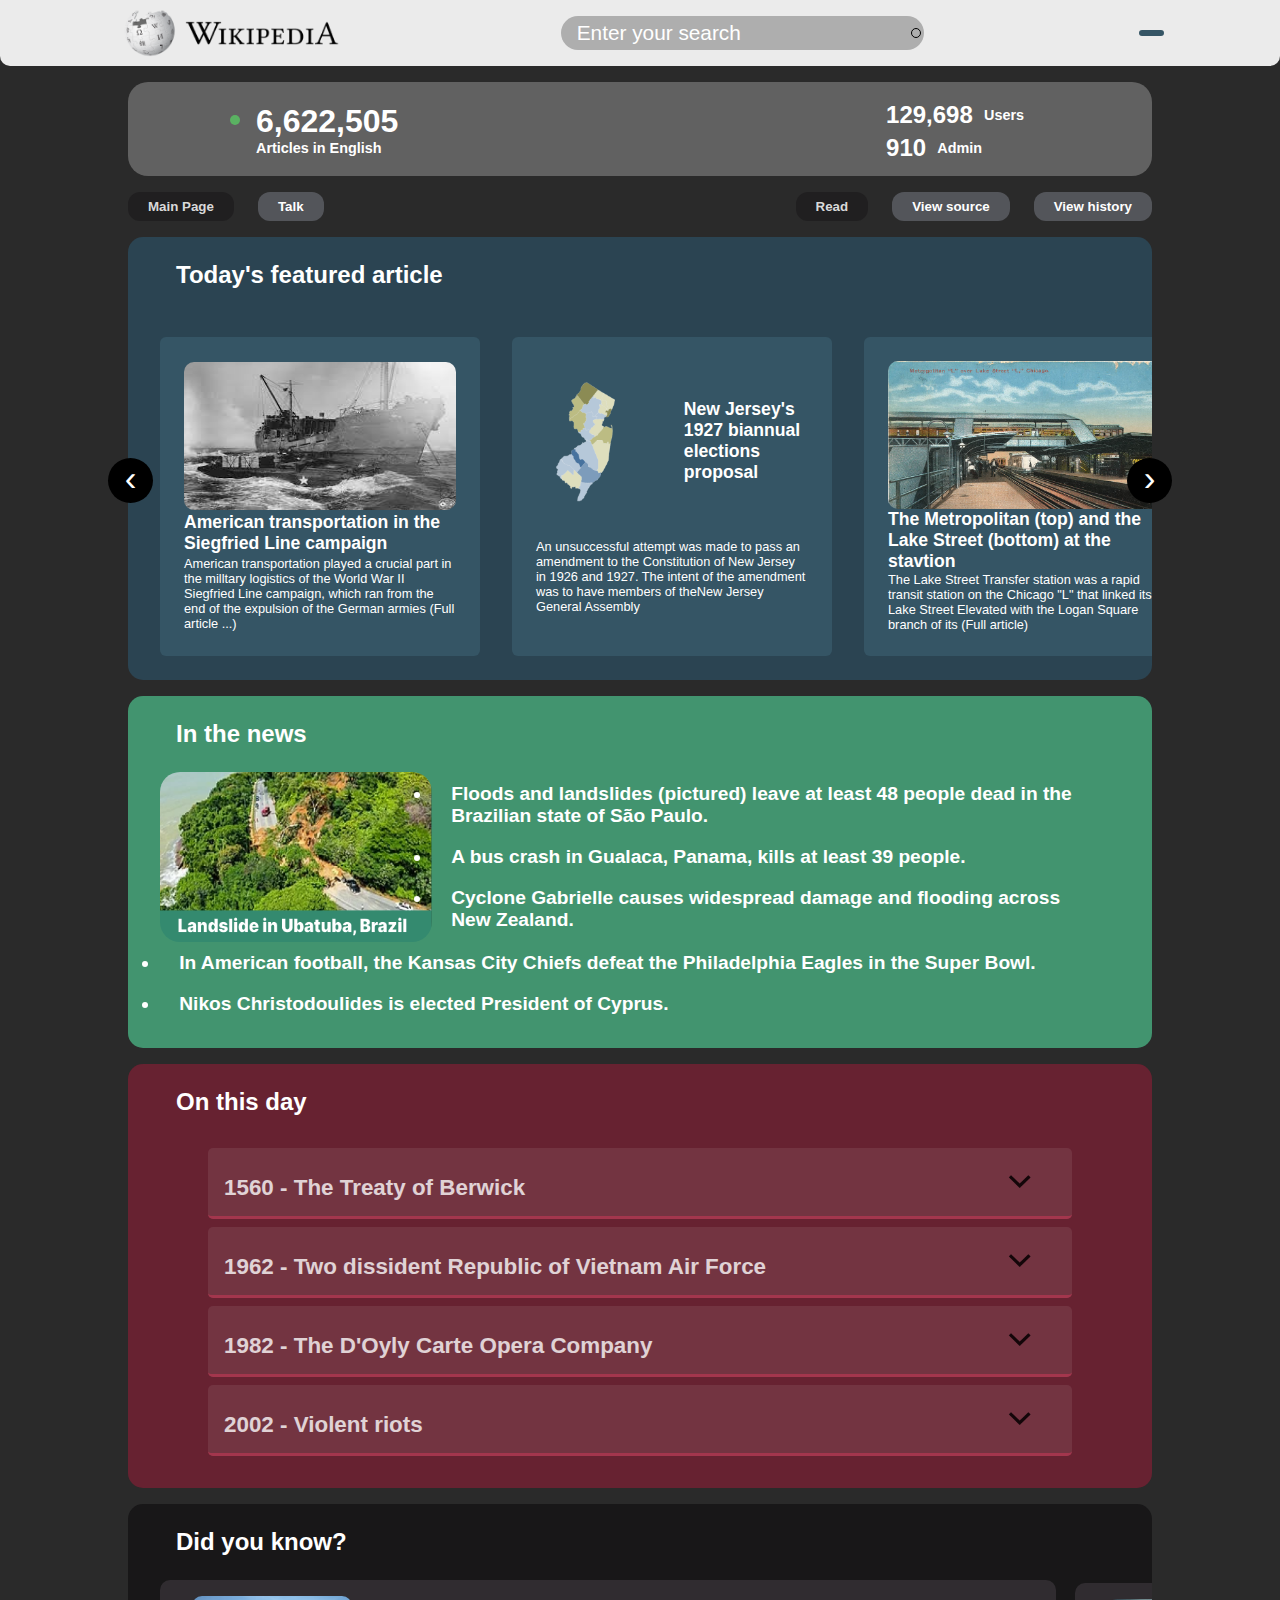
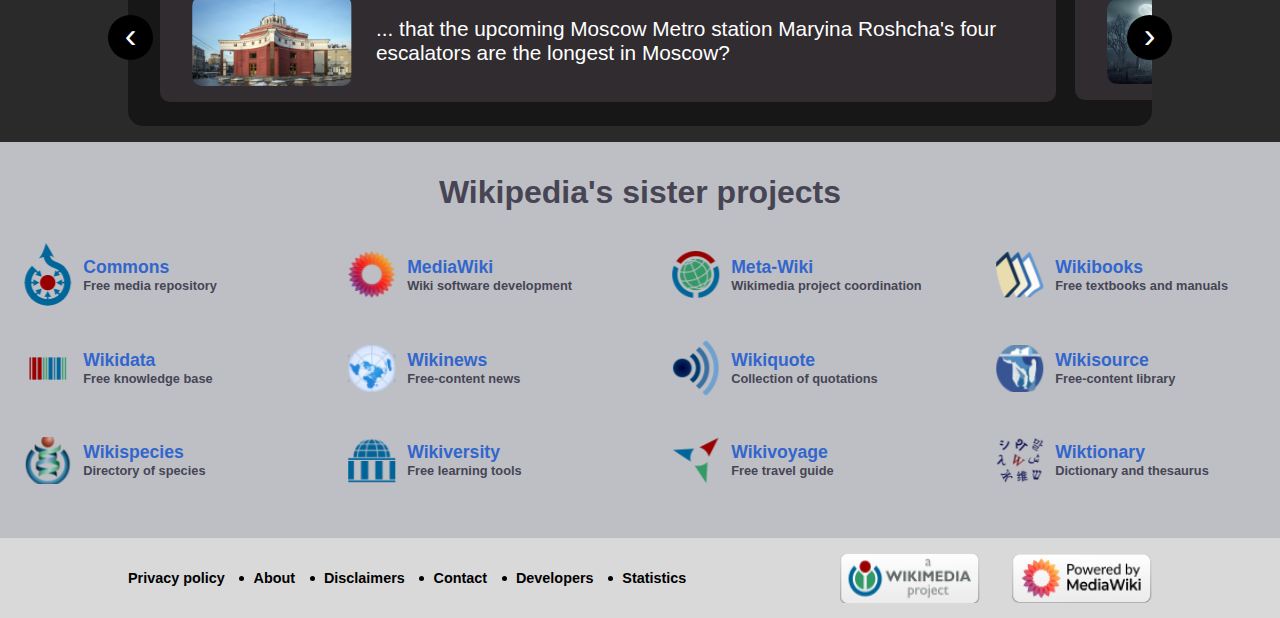
<file: public/index.html>
<!DOCTYPE html>
<html lang="en">
<head>
  <meta charset="UTF-8">
  <meta http-equiv="X-UA-Compatible" content="IE=edge">
  <meta name="viewport" content="width=device-width, initial-scale=1.0">
  <title>Wikipedia, the free encyclopedia</title>
  <link rel="stylesheet" href="https://cdnjs.cloudflare.com/ajax/libs/font-awesome/6.4.0/css/all.min.css" integrity="sha512-iecdLmaskl7CVkqkXNQ/ZH/XLlvWZOJyj7Yy7tcenmpD1ypASozpmT/E0iPtmFIB46ZmdtAc9eNBvH0H/ZpiBw==" crossorigin="anonymous" referrerpolicy="no-referrer" />
  <link rel="apple-touch-icon" sizes="180x180" href="/apple-touch-icon.png">
  <link rel="icon" type="image/png" sizes="32x32" href="/favicon-32x32.png">
  <link rel="icon" type="image/png" sizes="16x16" href="/favicon-16x16.png">
  <link rel="manifest" href="/site.webmanifest">
  <link rel="stylesheet" href="style.css">
  <script type="module" src="script.js" defer></script>
</head>
<body>
  <header>
    <nav class="mainNav">
      <img class="mainIcon" src="images/wiki_Icon.png" alt="" srcset="">
      <div class="searchBar">
        <input class="inputBox" type="text" placeholder="Enter your search">
        <button><i class="fa-solid fa-magnifying-glass"></i></button>
      </div>
      <button class="userIcon"><i class="fa-regular fa-user"></i></button>
      <div class="userInformations">
        <img src="images/userInfo.png" alt="" srcset="">
        <div class="Contact">
          <h3 class="userContact">Name: </h3>
            <p class="name"></p>
          <h3 class="userContact">Email: </h3>
            <p class="email"></p>
          <!-- <h3 class="userContact">Phone: </h3>
            <p class="phone">098-765-4321</p> -->
          <!-- <h3 class="userContact">Address: </h3>
            <p class="address">122 Definitely Fake Address</p> -->
        </div>
        <div class="logBtns">
          <a  href="logInPage.html"><div class="btn logIn">LOG IN</div></a>
          <a  href="signUpPage.html"><div class="btn signUp">SIGN UP</div></a>
        </div>

      </div>
    </nav>
    <section class="info"> 
      <div class="leftContainer">
        <div class="article">
          <h1 id="h6622505">6,622,505</h1>
          <h4>Articles in English</h4>
        </div>
      </div>
      <div class="rigthContainer">
        <div class="users">
          <i class="fa-solid fa-earth-americas" style="color: #2a9837;"></i>
          <h2 class="stat">129,698 </h2>
          <h4>Users</h4>
        </div>
        <div class="admin">
          <i class="fa-solid fa-users-gear" style="color:deepskyblue;"></i>
          <h2 class="stat">910 </h2>  
          <h4>Admin</h4>   
        </div>
      </div>
    </section>
    <section class="buttons">
      <div class="leftBtns">
        <button class="Btn selected">Main Page</button>
        <a href="talk.html"><button class="Btn">Talk</button></a>
      </div>
      <div class="rightBtns">
        <button class="Btn selected">Read</button>
        <button class="Btn">View source</button>
        <button class="Btn">View history</button>
      </div>
    
    </section>
  </header>
  <!-- max-width: calc(-8px + 100vw) -->
  <section class="mobileHeader">
    <div class="mobileTitle">
      <img class="mainIcon" src="images/wiki_Icon.png" alt="" srcset="">
      <button class="userIcon"><i class="fa-regular fa-user"></i></button>
      <div class="userInformations">
        <img src="images/userInfo.png" alt="" srcset="">
        <div class="Contact">
          <h3 class="userContact">Name: </h3>
            <p class="name"></p>
          <h3 class="userContact">Email: </h3>
            <p class="email"></p>
          <!-- <h3 class="userContact">Phone: </h3>
            <p class="phone">098-765-4321</p> -->
          <!-- <h3 class="userContact">Address: </h3>
            <p class="address">122 Definitely Fake Address</p> -->
        </div>
        <div class="logBtns">
          <a  href="logInPage.html"><div class="btn logIn">LOG IN</div></a>
          <a  href="signUpPage.html"><div class="btn signUp">SIGN UP</div></a>
        </div>

      </div>
    </div>
    
    <section class="info"> 
      <div class="topContainer">
        <div class="article">
          <h1 id="h6622505">6,622,505</h1>
          <h3>Articles in English</h3>
        </div>
      </div>
      <div class="bottomContainer">
        <div class="users">
          <i class="fa-solid fa-earth-americas" style="color: #2a9837;"></i>
          <h2 class="stat">129,698 </h2>
          <h4>Users</h4>
        </div>
        <div class="admin">
          <i class="fa-solid fa-users-gear" style="color:deepskyblue;"></i>
          <h2 class="stat">910 </h2>  
          <h4>Admin</h4>   
        </div>
      </div>
    </section>
    <div class="iconWrapper">
      <button class="humbergerMenu mobileIcon"><i class="fa-solid fa-bars"></i></button>
      <div class="inputField">
        <input type="text" class="search__input" aria-label="search" placeholder="Enter your search">
        <button class="search_submit mobileIcon" aria-label="submit search"><i class="fa-solid fa-magnifying-glass"></i></button>
      </div>      
    </div> 
      <div class="mobileNav">
        <div class="topBtns">
          <button class="Btn selected">Main Page</button>
          <a href="talk.html"><button class="Btn">Talk</button></a>
        </div>
        <div class="bottomBtns">
          <button class="Btn selected">Read</button>
          <button class="Btn">View source</button>
          <button class="Btn">View history</button>
        </div>
      </div>
    
    
  </section>

<div id="logIn"></div>
  <main>   
    <section class="today-articles">
      <h1 class="section-title">Today's featured article</h1>
       
      <div class="articles-selection">
        <button class="shiftBtn" id="left">&#8249;</button>   
        <div class="slider">
        <a target="_blank" href="https://en.wikipedia.org/wiki/American_transportation_in_the_Siegfried_Line_campaign"><div class="Article">
          <img src="images/today-article1.jpg" alt="" srcset="">
          <h1 class="Article-title">American transportation in the Siegfried Line campaign</h1>
          <p class="Article-info">American transportation played a crucial part in the milltary logistics of the World War II Siegfried Line campaign, which ran from the end of the expulsion of the German armies (Full article ...)</p>
        </div></a>
        <a target="_blank" href="https://en.wikipedia.org/wiki/New_Jersey%27s_1927_biannual_elections_proposal"><div class="Article article2">
          <img src="images/today-article2.png" alt="" srcset="">
          <h1 class="Article-title">New Jersey's 1927 biannual elections proposal</h1>
          <p class="Article-info">An unsuccessful attempt was made to pass an amendment to the Constitution of New Jersey in 1926 and 1927. The intent of the amendment was to have members of theNew Jersey General Assembly</p>
        </div></a>
        <a target="_blank" href="https://en.wikipedia.org/wiki/Lake_Street_Transfer_station"><div class="Article">
          <img src="images/today-article3.png" alt="" srcset="">
          <h1 class="Article-title">The Metropolitan (top) and the Lake Street (bottom) at the stavtion </h1>
          <p class="Article-info">The Lake Street Transfer station was a rapid transit station on the Chicago "L" that linked its Lake Street Elevated with the Logan Square branch of its (Full article)</p>
        </div></a>
        <a target="_blank" href="https://en.wikipedia.org/wiki/Japanese_fire-bellied_newt"><div class="Article article4">
          <img src="images/today-article4.png" alt="" srcset="">
          <h1 class="Article-title">The Japanese fire-bellied salamander (Cynops pyrrhogaster)</h1>
          <p class="Article-info">The Japanese fire-bellied newt (Cynops pyrrhogaster) consists of four distinct varieties, formally recognized together as a single species.</p>
        </div></a>
        <a target="_blank" href="https://en.wikipedia.org/wiki/Tell_All_Your_Friends"><div class="Article article4">
          <img src="images/taday-article5.jpg" alt="" srcset="">
          <h1 class="Article-title">Tell All Your Friends (Taking Back Sunday)</h1>
          <p class="Article-info">Tell All Your Friends is the debut studio album by American rock band Taking Back Sunday. It was released on March 26, 2002, through Victory Records. Established in 1999, the group underwent several lineup changes before settling on vocalist Adam Lazzara</p>
        </div></a>
        <a target="_blank" href="https://en.wikipedia.org/wiki/USS_Princess_Matoika"><div class="Article">
          <img src="images/today-article6.jpg" alt="" srcset="">
          <h1 class="Article-title">USS Princess Matoika</h1>
          <p class="Article-info">USS Princess Matoika (ID-2290) was a transport ship for the United States Navy during World War I. Before the war, she was a Barbarossa-class ocean liner that sailed as SS Kiautschou for the Hamburg America Line and as SS Princess Alice</p>
        </div></a>
        <button class="shiftBtn" id="right">&#8250;</button>
        </div> 
      
      </div>   
      

    </section>
    <section class="inTheNews">
      <h1 class="section-title">In the news</h1>
      <div class="newsContainer">
        <div class="top">
          <img src="images/Inthenews.png" alt="">
          <div class="rightNews">
            <a href="https://en.wikipedia.org/wiki/2023_S%C3%A3o_Paulo_floods_and_landslides" target="_blank" rel="noopener noreferrer"><li>Floods and landslides (pictured) leave at least 48 people dead in the Brazilian state of São Paulo.</li></a>
            <a href="https://en.wikipedia.org/wiki/Gualaca_bus_crash" target="_blank" rel="noopener noreferrer"><li>A bus crash in Gualaca, Panama, kills at least 39 people.</li></a>
            <a href="https://en.wikipedia.org/wiki/Cyclone_Gabrielle" target="_blank" rel="noopener noreferrer"><li>Cyclone Gabrielle causes widespread damage and flooding across New Zealand.</li></a>
          </div>
        </div>
        <div class="bottomNews">
          <a href="https://en.wikipedia.org/wiki/2022_Kansas_City_Chiefs_season" target="_blank" rel="noopener noreferrer"><li>In American football, the Kansas City Chiefs defeat the Philadelphia Eagles in the Super Bowl.</li></a>
          <a href="https://en.wikipedia.org/wiki/President_of_Cyprus" target="_blank" rel="noopener noreferrer"><li>Nikos Christodoulides is elected President of Cyprus.</li></a>
        </div>
      </div>
      
    </section>
    <section class="onThisDay">
      <h1 class="section-title">On this day</h1>
      <div class="onThisDayContainer">
        <div class="eventOnThisDay">
          <div class="visibleEvent">
            <h3>1560  - The Treaty of Berwick</h3>
            <img class="arrow"  src="images/downArrow.png" alt="" srcset="">
          </div>
          <div class="eventInfo">
            <p><a target="_blank" href="https://en.wikipedia.org/wiki/1560">1560</a> - The <a target="_blank" href="https://en.wikipedia.org/wiki/Treaty_of_Berwick_(1560)">Treaty of Berwick</a>  was signed, setting the terms under which an English fleet and army could enter Scotland to expel French troops defending the regency of <a target="_blank" href="https://en.wikipedia.org/wiki/Mary_of_Guise">Mary of Guise</a> </p>
          </div>
        </div>
        <div class="eventOnThisDay">
          <div class="visibleEvent">
            <h3>1962 - Two dissident Republic of Vietnam Air Force</h3>
            <img class="arrow" src="images/downArrow.png" alt="" srcset="">
          </div>
          <div class="eventInfo">
            <p><a target="_blank" href="https://en.wikipedia.org/wiki/Mary_of_Guise">1962</a>  - Two dissident <a target="_blank" href="https://en.wikipedia.org/wiki/South_Vietnam_Air_Force">Republic of Vietnam Air Force</a>  pilots <a target="_blank" href="https://en.wikipedia.org/wiki/1962_South_Vietnamese_Independence_Palace_bombing">bombed the Independence Palace</a>  in <a target="_blank" href="https://en.wikipedia.org/wiki/Ho_Chi_Minh_City">Saigon</a>  in a failed attempt to assassinate President <a target="_blank" href="https://en.wikipedia.org/wiki/Ngo_Dinh_Diem">Ngo Dinh Diem</a> .</p>
          </div>
        </div>
        <div class="eventOnThisDay">
          <div class="visibleEvent">
            <h3>1982 - The D'Oyly Carte Opera Company</h3>
            <img class="arrow" src="images/downArrow.png" alt="" srcset="">
          </div>
          <div class="eventInfo">
            <p><a target="_blank" href="https://en.wikipedia.org/wiki/1982">1982</a>  - The <a target="_blank" href="https://en.wikipedia.org/wiki/D%27Oyly_Carte_Opera_Company"> D'Oyly Carte Opera Company</a>, known for its performances of <a target="_blank" href="https://en.wikipedia.org/wiki/Gilbert_and_Sullivan">Gilbert and Sullivan</a> 's <a target="_blank" href="https://en.wikipedia.org/wiki/Savoy_opera">Savoy operas</a> , gave its final performance.</p>
          </div>
        </div>
        <div class="eventOnThisDay">
          <div class="visibleEvent">
            <h3>2002 - Violent riots</h3>
            <img class="arrow" src="images/downArrow.png" alt="" srcset="">
          </div>
          <div class="eventInfo">
            <p><a target="_blank" href="https://en.wikipedia.org/wiki/2002">2002</a>  - <a target="_blank" href="https://en.wikipedia.org/wiki/2002_Gujarat_riots">Violent riots</a>, perceived to have been instigated by <a target="_blank" href="https://en.wikipedia.org/wiki/Godhra_train_burning">a train fire</a> that killed 59 Hindu pilgrims, broke out in the Indian state of <a target="_blank" href="https://en.wikipedia.org/wiki/Gujarat">Gujarat</a>, killing at least 1,000 people, mostly Muslims, over three days.</p>
          </div>
        </div>
      </div>
    </section>
    <section class="didYouKnow">
      <h1 class="section-title">Did you know?</h1>
      <button class="DYKshiftBtn" id="DYKleft">&#8249;</button>  
      <div class="DYKcontainer">
        <div class="DYKarticle">
          <img src="images/DYK1.png" alt="">
          <p>... that the upcoming Moscow Metro station Maryina Roshcha's four escalators are the longest in Moscow?</p>
        </div>
        <div class="DYKarticle">
          <img src="images/DYK2.png" alt="">
          <p>... that Haunted House has been called one of the earliest video games in the survival horror genre?</p>
        </div>
        <div class="DYKarticle">
          <img src="images/DYK3.png" alt="">
          <p>... that Norcliffe Norcliffe was severely wounded in the head at the Battle of Salamanca but survived?</p>
        </div>
      </div>
      <button class="DYKshiftBtn" id="DYKright">&#8250;</button>
    </section>
    <section class="sisterProject">
      <h1>Wikipedia's sister projects</h1>
      <div class="projects">
        <div class="project">
          <img src="images/Commons.png" alt="">
          <div class="decription">
            <a href="https://commons.wikimedia.org/wiki/Main_Page">Commons</a>
            <p>Free media repository</p>
          </div>
        </div>

        <div class="project">
          <img src="images/mediaWiki.png" alt="">
          <div class="decription">
            <a href="https://www.mediawiki.org/wiki/MediaWiki">MediaWiki</a>
            <p>Wiki software development</p>
          </div>
        </div>
        <div class="project">
          <img src="images/metaWiki.png" alt="">
          <div class="decription">
            <a href="https://meta.wikimedia.org/wiki/Main_Page">Meta-Wiki</a>
            <p>Wikimedia project coordination</p>
          </div>
        </div>
        <div class="project">
          <img src="images/wikiBook.png" alt="">
          <div class="decription">
            <a href="https://en.wikibooks.org/wiki/">Wikibooks</a>
            <p>Free textbooks and manuals</p>
          </div>
        </div>
        <div class="project">
          <img src="images/wikiData.png" alt="">
          <div class="decription">
            <a href="https://www.wikidata.org/wiki/">Wikidata</a>
            <p>Free knowledge base</p>
          </div>
        </div>
        <div class="project">
          <img src="images/wikiNews.png" alt="">
          <div class="decription">
            <a href="https://en.wikinews.org/wiki/">Wikinews</a>
            <p>Free-content news</p>
          </div>
        </div>
        <div class="project">
          <img src="images/wikiQuote.png" alt="">
          <div class="decription">
            <a href="https://en.wikiquote.org/wiki/">Wikiquote</a>
            <p>Collection of quotations</p>
          </div>
        </div>
        <div class="project">
          <img src="images/wikiSource.png" alt="">
          <div class="decription">
            <a href="https://en.wikisource.org/wiki/">Wikisource</a>
            <p>Free-content library</p>
          </div>
        </div>
        <div class="project">
          <img src="images/wikiSpecies.png" alt="">
          <div class="decription">
            <a href="https://species.wikimedia.org/wiki/">Wikispecies</a>
            <p>Directory of species</p>
          </div>
        </div>
        <div class="project">
          <img src="images/wikiUni.png" alt="">
          <div class="decription">
            <a href="https://en.wikiversity.org/wiki/">Wikiversity</a>
            <p>Free learning tools</p>
          </div>
        </div>
        <div class="project">
          <img src="images/wikiVoyage.png" alt="">
          <div class="decription">
            <a href="https://en.wikivoyage.org/wiki/">Wikivoyage</a>
            <p>Free travel guide</p>
          </div>
        </div>
        <div class="project">
          <img src="images/wiktionary.png" alt="">
          <div class="decription">
            <a href="https://en.wiktionary.org/wiki/">Wiktionary</a>
            <p>Dictionary and thesaurus</p>
          </div>
        </div>

      </div>
      
    </section>
  </main>
  <footer>
    <div class="links">
      <a href="https://foundation.wikimedia.org/wiki/Privacy_policy" data-link="Privacy">Privacy policy</a>
      <a href="https://en.wikipedia.org/wiki/Wikipedia:About" data-link="About">About</a>
      <a href="https://en.wikipedia.org/wiki/Wikipedia:General_disclaimer" data-link="Disclaimers">Disclaimers</a>
      <a href="https://en.wikipedia.org/wiki/Wikipedia:Contact_us" data-link="Contact">Contact</a>
      <a href="https://developer.wikimedia.org/" data-link="Developers">Developers</a>
      <a href="https://stats.wikimedia.org/#/en.wikipedia.org" data-link="Statistics">Statistics</a>
    </div>
    <div class="footerImg">
      <img src="images/footerImg1.png" alt="" srcset="">
      <img src="images/footerImg2.png" alt="" srcset="">
    </div>
  </footer>
</body>
</html>
</file>
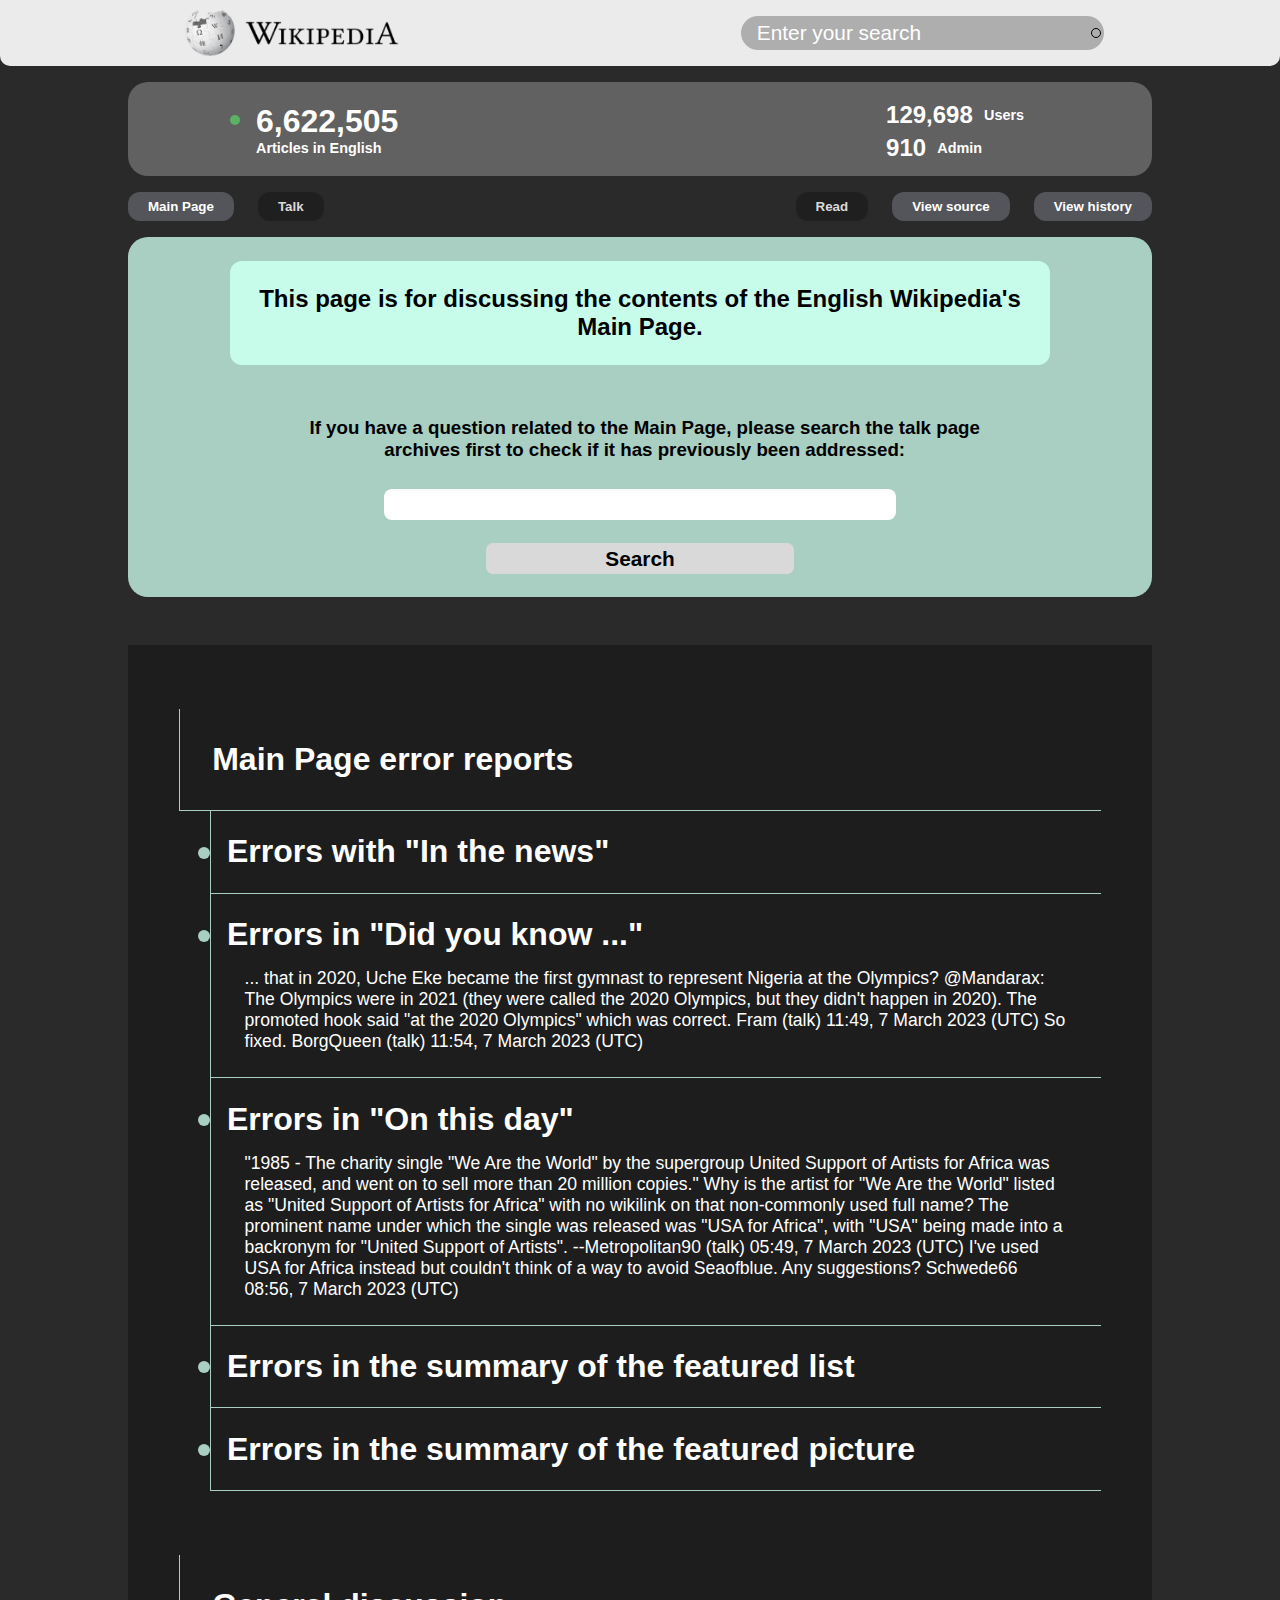
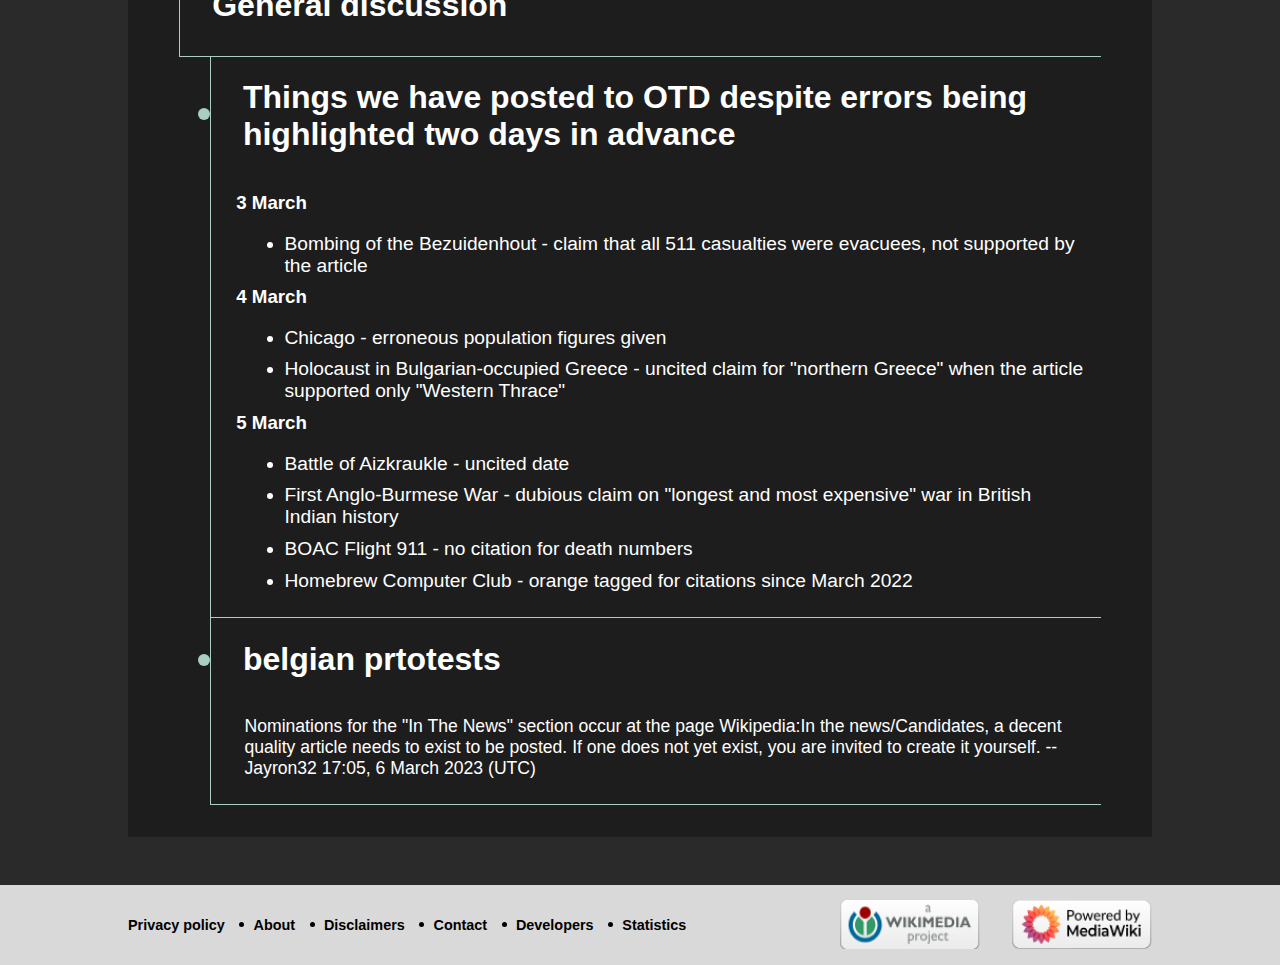
<file: public/talk.html>
<!DOCTYPE html>
<html lang="en">
<head>
  <meta charset="UTF-8">
  <meta http-equiv="X-UA-Compatible" content="IE=edge">
  <meta name="viewport" content="width=device-width, initial-scale=1.0">
  <title>Talk:Main Page - Wikipedia</title>
  <link rel="stylesheet" href="talk.css">
  <link rel="stylesheet" href="https://cdnjs.cloudflare.com/ajax/libs/font-awesome/6.4.0/css/all.min.css" integrity="sha512-iecdLmaskl7CVkqkXNQ/ZH/XLlvWZOJyj7Yy7tcenmpD1ypASozpmT/E0iPtmFIB46ZmdtAc9eNBvH0H/ZpiBw==" crossorigin="anonymous" referrerpolicy="no-referrer" />
</head>
<body>
  
  <header>
    <nav class="mainNav">
      <img class="mainIcon" src="images/wiki_Icon.png" alt="" srcset="">
      <div class="searchBar">
        <input class="inputBox" type="text" placeholder="Enter your search">
        <button><i class="fa-solid fa-magnifying-glass"></i></button>
      </div>
    </nav>
    <section class="info"> 
      <div class="leftContainer">
        <div class="article">
          <h1 id="h6622505">6,622,505</h1>
          <h4>Articles in English</h4>
        </div>
      </div>
      <div class="rigthContainer">
        <div class="users">
          <i class="fa-solid fa-earth-americas" style="color: #2a9837;"></i>
          <h2 class="stat">129,698 </h2>
          <h4>Users</h4>
        </div>
        <div class="admin">
          <i class="fa-solid fa-users-gear" style="color:deepskyblue;"></i>
          <h2 class="stat">910 </h2>  
          <h4>Admin</h4>   
        </div>
      </div>
    </section>
    <section class="buttons">
      <div class="leftBtns">
        <a href="index.html"><button class="Btn ">Main Page</button></a>
        <button class="Btn selected">Talk</button>
      </div>
      <div class="rightBtns">
        <button class="Btn selected">Read</button>
        <button class="Btn">View source</button>
        <button class="Btn">View history</button>
      </div>
    
    </section>
  </header>
  <!-- max-width: calc(-8px + 100vw) -->
  <section class="mobileHeader">
    <div class="mobileTitle">
      <img class="mainIcon" src="images/wiki_Icon.png" alt="" srcset="">
    </div>
    
    <section class="info"> 
      <div class="topContainer">
        <div class="article">
          <h1 id="h6622505">6,622,505</h1>
          <h3>Articles in English</h3>
        </div>
      </div>
      <div class="bottomContainer">
        <div class="users">
          <i class="fa-solid fa-earth-americas" style="color: #2a9837;"></i>
          <h2 class="stat">129,698 </h2>
          <h4>Users</h4>
        </div>
        <div class="admin">
          <i class="fa-solid fa-users-gear" style="color:deepskyblue;"></i>
          <h2 class="stat">910 </h2>  
          <h4>Admin</h4>   
        </div>
      </div>
    </section>
    <div class="iconWrapper">
      <button class="humbergerMenu mobileIcon"><i class="fa-solid fa-bars"></i></button>
      <div class="inputField">
        <input type="text" class="search__input" aria-label="search" placeholder="Enter your search">
        <button class="search_submit mobileIcon" aria-label="submit search"><i class="fa-solid fa-magnifying-glass"></i></button>
      </div>      
    </div> 
      <div class="mobileNav">
        <div class="topBtns">
          <a href="index.html"><button class="Btn ">Main Page</button></a>
          <button class="Btn selected">Talk</button>
        </div>
        <div class="bottomBtns">
          <button class="Btn selected">Read</button>
          <button class="Btn">View source</button>
          <button class="Btn">View history</button>
        </div>
      </div>
    
    
  </section>
  <main>
    <section class="discuss">
      <h2 class="Header">This page is for discussing the contents of the English Wikipedia's Main Page.</h2>
      <h3>If you have a question related to the Main Page, please search the talk page archives first to check if it has previously been addressed:</h3>
      <input type="text" name="" id="">
      <button type="submit">Search</button>
    </section>
    <section class="mainPage">
      <div class="mainPageError">
        <h1 class="headerError">Main Page error reports</h1>
        <div class="error ITN">
          <h1>Errors with "In the news"</h1>
        </div>
        <div class="error DYK">
          <h1>Errors in "Did you know ..."</h1>
          <p>... that in 2020, Uche Eke became the first gymnast to represent Nigeria at the Olympics?
            @Mandarax: The Olympics were in 2021 (they were called the 2020 Olympics, but they didn't happen in 2020). The promoted hook said "at the 2020 Olympics" which was correct. Fram (talk) 11:49, 7 March 2023 (UTC)
            So fixed. BorgQueen (talk) 11:54, 7 March 2023 (UTC)</p>
        </div>
        <div class="error OTD">
          <h1>Errors in "On this day"</h1>
          <p>"1985 - The charity single "We Are the World" by the supergroup United Support of Artists for Africa was released, and went on to sell more than 20 million copies."
            Why is the artist for "We Are the World" listed as "United Support of Artists for Africa" with no wikilink on that non-commonly used full name? The prominent name under which the single was released was "USA for Africa", with "USA" being made into a backronym for "United Support of Artists". --Metropolitan90 (talk) 05:49, 7 March 2023 (UTC)
            I've used USA for Africa instead but couldn't think of a way to avoid Seaofblue. Any suggestions? Schwede66 08:56, 7 March 2023 (UTC)</p>
        </div>
        <div class="error ITN">
          <h1>Errors in the summary of the featured list</h1>
        </div>
        <div class="error ITN">
          <h1>Errors in the summary of the featured picture</h1>
        </div>
      </div>
      <div class="generalDiscusstion">
        <h1 class="headerError">General discussion</h1>
        <div class="error general">
          <h1>Things we have posted to OTD despite errors being highlighted two days in advance</h1>
          <div>
            <h3>3 March</h3>
            <ul>
              <li>Bombing of the Bezuidenhout - claim that all 511 casualties were evacuees, not supported by the article</li>
            </ul>
            <h3>4 March</h3>
            <ul>
              <li>Chicago - erroneous population figures given</li>
              <li> Holocaust in Bulgarian-occupied Greece - uncited claim for "northern Greece" when the article supported only "Western Thrace"</li>
            </ul>
            <h3>5 March</h3>
            <ul>
              <li>Battle of Aizkraukle - uncited date</li>
              <li>First Anglo-Burmese War - dubious claim on "longest and most expensive" war in British Indian history</li>
              <li>BOAC Flight 911 - no citation for death numbers</li>
              <li>Homebrew Computer Club - orange tagged for citations since March 2022</li>  
            </ul>
          </div>
        </div>
        <div class="error belgian">
          <h1>belgian prtotests</h1>
          <p>Nominations for the "In The News" section occur at the page Wikipedia:In the news/Candidates, a decent quality article needs to exist to be posted. If one does not yet exist, you are invited to create it yourself. --Jayron32 17:05, 6 March 2023 (UTC)</p>
        </div>
      </div>
    </section>
  </main>
  <footer>
    <div class="links">
      <a href="https://foundation.wikimedia.org/wiki/Privacy_policy" data-link="Privacy">Privacy policy</a>
      <a href="https://en.wikipedia.org/wiki/Wikipedia:About" data-link="About">About</a>
      <a href="https://en.wikipedia.org/wiki/Wikipedia:General_disclaimer" data-link="Disclaimers">Disclaimers</a>
      <a href="https://en.wikipedia.org/wiki/Wikipedia:Contact_us" data-link="Contact">Contact</a>
      <a href="https://developer.wikimedia.org/" data-link="Developers">Developers</a>
      <a href="https://stats.wikimedia.org/#/en.wikipedia.org" data-link="Statistics">Statistics</a>
    </div>
    <div class="footerImg">
      <img src="images/footerImg1.png" alt="" srcset="">
      <img src="images/footerImg2.png" alt="" srcset="">
    </div>
  </footer>

  <script defer>
    const mobileNav = document.getElementsByClassName("mobileNav")[0];
    const humbergerMenu = document.getElementsByClassName("humbergerMenu")[0];
    humbergerMenu.addEventListener("click", () =>{
      mobileNav.classList.toggle("active");
    })
    const userBtn = document.getElementsByClassName("userIcon");
    for(let i = 0; i < userBtn.length; i++){
      userBtn[i].addEventListener('click',()=>{
      const content = document.getElementsByClassName("userInformations")[i];
      if(content.style.display == 'none'){
        content.style.display = 'flex';
      }else{
        content.style.display = "none"
      }
      
      })
    }
  </script>
</body>
</html>
</file>
<file: public/style.css>
*, *::before, *::after{
  margin: 0;
  padding: 0;
  box-sizing: border-box;
  /*  */
}
p,h1, h3, h2, h4, a{
  font-family: Arial, Helvetica, sans-serif;
}
:root{
  --main-background-color: #2A2A2A;
  --text-color: #ffffff;
  --link-color: rgb(0,201,173);
}
body{
  background-color: var(--main-background-color);
}
a{
  text-decoration: none;
  color:var(--text-color);
}
i{
  font-size: 1.3rem;
}
button{
  background-color: inherit;
  border: none;
}
header{
  display: none;
}
.mobileHeader{
  display: none;
}
.mobileHeader{
  display: block;
  background-color: #D9D9D9;
}
.mobileTitle{
  display: flex;
  align-items: center;
  justify-content: center;
  position: relative;
}
.userIcon{  
  cursor: pointer;
  font-size: 2rem;
  position: absolute;
  top: 10px;
  right: 20px;
  border: 3px solid #355565;
  border-radius: 5px;
  padding: 0 .3em;
}
.userIcon i{
  color: #000000;
}
.iconWrapper{
  margin: 0 10%;
  display: flex;
  align-items: center;
}
.mobileIcon{
  width: 45px;
  height: 45px;
  background-color: #616161;
  color: #000000;
  font-size: 1.5rem;
  border-radius: 10px;
  cursor: pointer;
  margin: .5em;
}

.info{
  flex-direction: column;
  gap: 1em;
}
#h6622505{
  color: var(--text-color);
  font-size: 2rem;
}
.bottomContainer{
  display: flex;
  gap: 2em;
}
.top{
  flex-direction: column;
}
.mobileNav{
  background-color: #7F7F7F;
  display: none;
}
.topBtns, .bottomBtns{
  display: flex;
  align-items: center;
  justify-content: space-evenly;
  padding: .5em 0;
}
.topBtns{
  background-color: #FAF8FF;
}
.active{
  display: block;
}
.inputField{
  display: flex;
  align-items: center;
  flex-grow: 1;
}
.search__input{
  height: 45px;
  flex-grow: 1;
  background-color: #aeaeae;
  padding: 0 .5em;
  border-radius: 4px;
}
::placeholder {
  color: white;
}



.info{
  background-color: #616161;
  display: flex;
  align-items: center;
  justify-content: space-between;
  margin: 1em 10%;
  border-radius: 20px;
  padding: .9em 10%;
}
.mainNav{
  display: flex;
  align-items: center;
  justify-content: space-around;
  background-color: #EBEBEB;
  padding: .5em;
  border-radius: 0 0 10px 10px;
}
.searchBar{
  background-color: #aeaeae;
  display: flex;
  align-items: center;
  justify-content: center;
  gap: .9em;
  padding: .1em 1em;
  padding-right: .2em;
  border-radius: 30px;
}
.searchBar > button{
  display: flex;
  align-items: center;
  cursor: pointer;
  border: 1px solid #000000;
  padding: .3em;
  border-radius: 30px;
}
input{
  background-color: inherit;
  border: none;
  resize: none;
  height: 1.5em;
  width: 25vw;
  font-size: 1.3rem;
  outline: none;
}
.search{
  cursor: pointer;
  height: 25px;
  transition: transform 200ms ease-in-out;
}
.search:hover{
  transform: scale(1.2, 1.2);
}
.mainIcon{
  height: 50px;
}
.logIn{
  background-color: #53555A;
  color: var(--text-color);
}
.logIn:hover{
  background-color: #45474b;
}
.signUp{
  background-color: #BCBCBC;
  color: #000000;
}
.signUp:hover{
  background-color: #a3a3a3;
}

.article{
  position: relative;
}
#h6622505{
  color: var(--text-color);
}
#h6622505::before{
  content: "";
  width: 10px;
  height: 10px;
  background-color: #5AB262;
  display: block;
  position: absolute;
  border-radius: 50%;
  left: -.8em;
  top: .4em;
}
h3{
  color: var(--text-color);
  margin-top: .5em;
}
h4{
  font-size: .9rem;
  color: var(--text-color);
}
.users, .admin{
  display: flex;
  align-items: center;
  gap: .7em;
  margin-top: .3em;
}
.earth, .adminImg{
  width: 45px;
}
.stat{
  color: var(--text-color);
}

.buttons{
  margin: 1em 10%;
  border-radius: 20px;
  display: flex;
  align-items: center;
  justify-content: space-between;
}
.Btn{
  background-color: #53555A;
  padding: .5em 1.5em;
  border-radius: 12px;
  font-weight: bold;
  color: var(--text-color);
  cursor: pointer;
}
.Btn:hover{
  background-color: #707277;
}
.rightBtns,.leftBtns{
  display: flex;
  gap: 1.5em ;
}
.selected:hover{
  background-color: #201F20;
}
.selected{
  cursor: default;
  background-color:#201F20 ;
  color: #D9D9D9;
}
.userInformations{
  background-color: var(--text-color);
  padding: 1em 2em;
  position: absolute;
  top: 4em;
  right: 3em;
  z-index: 200;
  display: none;
  flex-direction: column;
  align-items: center;
  border-radius: 15px;
}
.userInformations > img{
  width: 6em;
  align-items: center;
  margin: 1em;
}
.userContact{
  color: #000000;
  padding-bottom: .5em;
  margin-bottom: 0;
}
.Contact{
  border-top: 2px solid #BABABA;
  border-bottom: 2px solid #BABABA;
  padding: .5em;
}
.Contact > p{
  color: #13BBC6;
  padding-left: .8em;
}
/*  */
.logBtns{
  display: flex;
  align-items: center;
  justify-content: space-between;
  gap: 1em;
  margin-top: .5em;
}
.btn{
  padding: .4em 1em;
  border-radius: 12px;
  display: flex;
  font-weight: bold;
  align-items: center;
  text-align: center;
  text-decoration: none;
  font-size: 1rem;
}
/*end the header here*/

.today-articles{
  margin: .5em 10%;
  background-color: #2b4a5bce;
  border-radius: 15px;
  position: relative;
}
.section-title , .theNewsTitle{
  color: var(--text-color);
  padding: 1em 2em;
  font-size: 1.5rem;
}
.articles-selection{
  max-width: 100%;
}
.slider{
  padding: 1.5em 2em;
  display: flex;
  overflow: hidden;
  gap: 32px; 
  scroll-behavior: smooth;
  overflow-x: scroll;
}
.shiftBtn, .DYKshiftBtn{
  background-color: black;
  color: white;
  height: 45px;
  width: 45px;
  border-radius: 50%;
  font-size: 2.2em;
  display: flex;
  justify-content: center;
  align-items: cnet;
  position: absolute;
  top: 50%;
  z-index: 3;
  cursor: pointer;
}
#left, #DYKleft{
  left: -20px;
}
#right, #DYKright{
  right: -20px;
}
.Article{
  height: 100%;
  flex: 0 0;
  align-items: center;
  display: grid;
  width: clamp(250px, 25vw, 330px);
  /*  */
  background-color: #355565;
  position: relative;
  border-radius: 6px ;
  padding: 1.5em;
  grid-template-areas:
  "img"
  "title"
  "para";
}
.Article > img{
  grid-area: img;
  width: 100%;
  aspect-ratio: 11/6;
  border-radius: 10px;
}
.Article-title{
  grid-area: title;
  font-size: 1.1rem;
  color: var(--text-color);
}
.Article-info{
  grid-area: para;
  font-size: .8rem;
  color: var(--text-color);
}
.article2{
  grid-template-areas: 
  "img title"
  "para para";
  height: 100%;
}
.article2 > img{
  aspect-ratio: 8/10;
  width: 100px;
}
.article4{
  height: 100%;
  grid-template-areas: 
  "img title "
  "para para";
}
.article4 > img{
  aspect-ratio: 8/10;
  width: 100px;
}


.inTheNews{
  margin: 1em 10%;
  background-color: #42946F;
  border-radius: 15px;
}
.newsContainer, .onThisDayContainer{
  padding: 0 2em 1.5em 2em;
}
.top {
  display: flex;
  align-items: center;
}
.newsContainer img{
  width: clamp(250px, 30vw ,300px);
  border-radius: 20px;
  float: left;
  aspect-ratio: 16/9;
  max-height: 170px;
}
.inTheNews li{
  font-size: 1.2rem;
  font-weight: bold;
  color: var(--text-color);
  padding: .5em 1em;
}
.inTheNews a:hover{
  text-decoration: underline;
  color: #D9D9D9;
}


.onThisDay{
  margin: 1em 10%;
  background-color: #672231;
  border-radius: 15px;
}
.eventOnThisDay{
  color: var(--text-color);
  background-color: #773946;
  margin: .5em 5%;
  border-radius: 5px;
}
.visibleEvent{
  cursor: pointer;
  display: flex;
  align-items: center;
  justify-content: space-between;
  border-bottom: 3px solid #B33B55;
  border-radius: 5px;
  padding: 0 1em;
}
.visibleEvent h3{
  font-size: 1.4rem;
}
.eventInfo{
  max-height: 0;
  padding: 0 2em;
  font-size: 1.3rem;
  overflow: hidden;
  transition: max-height 200ms ease-in-out;
}
.eventInfo p{
  padding: 1em 0;
}
.onThisDay a {
  color: var(--link-color);
  transition: font-size 200ms ease-in-out;
}
.onThisDay a:hover{
  font-size: 1.35rem;
  text-decoration: underline;
}
.arrow{
  transition: transform 200ms ease;
}


.didYouKnow{
  margin: 1em 10%;
  background-color: #181718;
  border-radius: 15px;
  position: relative;
}
.DYKarticle{
  flex-shrink: 0;
  width: max(70vw, 300px);
  background-color: #302C30;
  display: flex;
  align-items: center;
  justify-content: space-between;
  gap: 1.5em;
  border-radius: 10px;
  padding: 1em 2em;
  flex-direction: column
}
.DYKarticle img{
  width: clamp(130px, 13vw, 160px);
  aspect-ratio: 16/9;
  border-radius: 10px;
}
.didYouKnow p{
  color: var(--text-color);
  font-size: 1.3rem;
}
.DYKcontainer{
  display: flex;
  align-items: center;
  gap: 1.2em;
  overflow-x: scroll;
  padding: 0 2em 1.5em 2em;
  scroll-behavior: smooth;
}

.sisterProject{
  background-color: #BDBFC5;
}
.projects{
  display: flex;
  flex-wrap: wrap;
  justify-content: center;
  column-gap: 4em;
  row-gap: 2em;
  padding-bottom: 3em;
  margin: 0 1em;
}
.project{
  display: flex;
  align-items: center;
  gap: .7em;
  width: 260px;
  min-height: 60px;
}
.project img{
  width: 3em;
}
.decription a{
  color: #3366CC;
  font-weight: bold;
  font-size: 1.1rem;
}
.decription a:hover{
  text-decoration: underline;
}
.decription p{
  color: #474554;
  font-weight: bold;
  font-size: .8rem;
}
.sisterProject h1{
  text-align: center;
  color: #474554;
  font-size: 2rem;
  padding: 1em 0;
}
/*start the footer here*/
footer{
  background-color: #D9D9D9;
  height: 80px;
  display: flex;
  align-items: center;
  justify-content: space-between;
}
footer a{
  color: black;
  font-weight: bold;
  font-size: clamp(.8rem,2vw,1.1rem);
  margin-right: 2em;
  position: relative;
}
footer a::before{
  content: "";
  width: 5px;
  height: 5px;
  background-color: black;
  position: absolute;
  top: 35%;
  left: -1em;
  display: block;
  border-radius: 50%;
}
footer a[data-link = "About"], a[data-link="Contact"], a[data-link = "Statistics"], a[data-link = "Disclaimers"], a[data-link="Developers"]{
  display: none;
}

.DYKarticle{
  flex-direction: column;
}
.DYKarticle img{
  align-self: flex-start;
}
footer a:first-child::before{
  display: none;
}
footer a:hover{
  text-decoration: underline;
}
.links{
  margin-left: 10%;
  display: flex;
}
.footerImg{
  margin-right: 10%;
  display: flex;
  gap: 2em;
  
}
.footerImg >img{
  width: clamp(80px, 25vw, 140px);
}
@media (width >= 1000px){
  footer a[data-link = "Disclaimers"], a[data-link="Developers"]{
    display: block;
  }
  footer a{
    font-size: .9rem;
  }
  .newsContainer img{
    aspect-ratio: 16/10;
  }
}
@media (width >= 720px) {
  .userIcon{
    position: static;
  }
  .mobileHeader{
    display: none;
  } 
  header{
    display: block;
  }
  .DYKarticle{
    flex-direction: row;
  }
  .eventOnThisDay{
    opacity: 0.8;
    transition: opacity 200ms ease;
  }
  .eventOnThisDay:hover{
    opacity: 1;
  }
  .Article{
    transition: transform 200ms ease;
    opacity: 1;
  }
  .Article:hover{
    transform: scale(1.1, 1.1);
  }
  .Article:active{
    transform: scale(1, 1);
  }
  .info{
    flex-direction: row;
    gap: 1em;
  }
  .top{
    flex-direction: row;
  }
  footer a[data-link = "About"], a[data-link="Contact"], a[data-link = "Statistics"]{
    display: block;
  }
}
@media (width <= 500px){
  :root{
    font-size: 12px;
  }
  .Article{
    width: 200px;
  }
}
</file>
<file: public/talk.css>
*, *::before, *::after{
  margin: 0;
  padding: 0;
  box-sizing: border-box;
  /*  */
}
p,h1, h3, h2, h4, a, li{
  font-family: Arial, Helvetica, sans-serif;
}
:root{
  --main-background-color: #2A2A2A;
  --text-color: #ffffff;
  --link-color: rgb(0,201,173);
  --border: #A9CEC2;
}
body{
  background-color: var(--main-background-color);
}
a{
  text-decoration: none;
  color:var(--text-color);
}
i{
  font-size: 1.3rem;
}
button{
  background-color: inherit;
  border: none;
}
header{
  display: none;
}
.mobileHeader{
  display: none;
}
.mobileHeader{
  display: block;
  background-color: #D9D9D9;
}
.mobileTitle{
  display: flex;
  align-items: center;
  justify-content: center;
  position: relative;
}
.userIcon{  
  cursor: pointer;
  font-size: 2rem;
  position: absolute;
  top: 10px;
  right: 20px;
  border: 3px solid #355565;
  border-radius: 5px;
  padding: 0 .3em;
}
.userIcon i{
  color: #000000;
}
.iconWrapper{
  margin: 0 10%;
  display: flex;
  align-items: center;
}
.mobileIcon{
  width: 45px;
  height: 45px;
  background-color: #616161;
  color: #000000;
  font-size: 1.5rem;
  border-radius: 10px;
  cursor: pointer;
  margin: .5em;
}

.info{
  flex-direction: column;
  gap: 1em;
}
#h6622505{
  color: var(--text-color);
  font-size: 2rem;
}
.bottomContainer{
  display: flex;
  gap: 2em;
}
.top{
  flex-direction: column;
}
.mobileNav{
  background-color: #7F7F7F;
  display: none;
}
.topBtns, .bottomBtns{
  display: flex;
  align-items: center;
  justify-content: space-evenly;
  padding: .5em 0;
}
.topBtns{
  background-color: #FAF8FF;
}
.active{
  display: block;
}
.inputField{
  display: flex;
  align-items: center;
  flex-grow: 1;
}
.search__input{
  height: 45px;
  flex-grow: 1;
  background-color: #aeaeae;
  padding: 0 .5em;
  border-radius: 4px;
}
::placeholder {
  color: white;
}



.info{
  background-color: #616161;
  display: flex;
  align-items: center;
  justify-content: space-between;
  margin: 1em 10%;
  border-radius: 20px;
  padding: .9em 10%;
}
.mainNav{
  display: flex;
  align-items: center;
  justify-content: space-around;
  background-color: #EBEBEB;
  padding: .5em;
  border-radius: 0 0 10px 10px;
}
.searchBar{
  background-color: #aeaeae;
  display: flex;
  align-items: center;
  justify-content: center;
  gap: .9em;
  padding: .1em 1em;
  padding-right: .2em;
  border-radius: 30px;
}
.searchBar > button{
  display: flex;
  align-items: center;
  cursor: pointer;
  border: 1px solid #000000;
  padding: .3em;
  border-radius: 30px;
}
input{
  background-color: inherit;
  border: none;
  resize: none;
  height: 1.5em;
  width: 25vw;
  font-size: 1.3rem;
  outline: none;
}
.search{
  cursor: pointer;
  height: 25px;
  transition: transform 200ms ease-in-out;
}
.search:hover{
  transform: scale(1.2, 1.2);
}
.mainIcon{
  height: 50px;
}
.logIn{
  background-color: #53555A;
  color: var(--text-color);
}
.logIn:hover{
  background-color: #45474b;
}
.signUp{
  background-color: #BCBCBC;
  color: #000000;
}
.signUp:hover{
  background-color: #a3a3a3;
}

.article{
  position: relative;
}
#h6622505{
  color: var(--text-color);
}
#h6622505::before{
  content: "";
  width: 10px;
  height: 10px;
  background-color: #5AB262;
  display: block;
  position: absolute;
  border-radius: 50%;
  left: -.8em;
  top: .4em;
}
h3{
  color: var(--text-color);
  margin-top: .5em;
}
h4{
  font-size: .9rem;
  color: var(--text-color);
}
.users, .admin{
  display: flex;
  align-items: center;
  gap: .7em;
  margin-top: .3em;
}
.earth, .adminImg{
  width: 45px;
}
.stat{
  color: var(--text-color);
}

.buttons{
  margin: 1em 10%;
  border-radius: 20px;
  display: flex;
  align-items: center;
  justify-content: space-between;
}
.Btn{
  background-color: #53555A;
  padding: .5em 1.5em;
  border-radius: 12px;
  font-weight: bold;
  color: var(--text-color);
  cursor: pointer;
}
.Btn:hover{
  background-color: #707277;
}
.rightBtns,.leftBtns{
  display: flex;
  gap: 1.5em ;
}
.selected:hover{
  background-color: #201F20;
}
.selected{
  cursor: default;
  background-color:#201F20 ;
  color: #D9D9D9;
}
.userInformations{
  background-color: var(--text-color);
  padding: 1em 2em;
  position: absolute;
  top: 4em;
  right: 3em;
  z-index: 200;
  display: none;
  flex-direction: column;
  align-items: center;
  border-radius: 15px;
}
.userInformations > img{
  width: 6em;
  align-items: center;
  margin: 1em;
}
.userContact{
  color: #000000;
  padding-bottom: .5em;
  margin-bottom: 0;
}

.Contact{
  border-top: 2px solid #BABABA;
  border-bottom: 2px solid #BABABA;
  padding: .5em;
}
.Contact > p{
  color: #13BBC6;
  padding-left: .8em;
}
/*  */
.logBtns{
  display: flex;
  align-items: center;
  justify-content: space-between;
  gap: 1em;
  margin-top: .5em;
}
.btn{
  padding: .4em 1em;
  border-radius: 12px;
  display: flex;
  font-weight: bold;
  align-items: center;
  text-align: center;
  text-decoration: none;
  font-size: 1rem;
}


.discuss{
  margin: 1em 10%;
  background-color: #A9CEC2;
  display: flex;
  flex-direction: column;
  align-items: center;
  justify-content: space-around;
  border-radius: 20px;
}
.discuss > h2{
  margin: 1em 10%;
  background-color: #C8FCEA;
  padding: 1em;
  border-radius: 12px;
  display: flex;
  align-items: center;
  text-align: center;
}
.discuss > h3{
  margin: 1.5em 15%;
  display: flex;
  align-items: center;
  text-align: center;
  color: #000000;
}
.discuss > input{
  background-color: white;
  width: 50%;
  height: 1.5em;
  border-radius: 8px;
  padding: 0 .5em;
}
.discuss > button{
  width: 30%;
  height: 1.5em;
  background-color: #D9D9D9;
  margin:1.1em 0; 
  color:#000000;
  font-size: 1.3rem;
  font-weight: bold;
  border-radius: 7px;
  cursor: pointer;
}
.discuss > button:hover{
  background-color: #C9C9C9;
}

.mainPage{
  margin: 3em 10%;
  background-color: #1D1D1D;
  color: var(--text-color);
  display: flex;
  flex-direction: column;

}
.headerError{
  margin: 2em 5% 0 5%;
  padding: 1em;
  border-bottom: 1px solid var(--border);
  border-left: 1px solid var(--border);
  
}
.error{
  margin: 0 5% 0 8%;
  border-bottom: 1px solid var(--border);
  border-left: 1px solid var(--border);
  padding: 1em;
  
}
.error > p{
  margin: .5em 1em;
  font-size: 1.1rem;
}
.error>h1{
  position: relative;
  padding: .2em 0;
}
.error > h1::before{
  content: "";
  background-color: var(--border);
  width: 12px;
  height: 12px;
  position: absolute;
  top: 40%;
  border-radius: 50%;
  left: -.9em;
}
.generalDiscusstion{
  margin-bottom: 2em;
}
.general > h1 , h3, .belgian > h1{
  padding-left: .5em;
  margin-bottom: 1em;
}
.general li{
  margin: .5em 0 .5em 3em;
  font-size: 1.2rem;
}


footer{
  background-color: #D9D9D9;
  height: 80px;
  display: flex;
  align-items: center;
  justify-content: space-between;
}
footer a{
  color: black;
  font-weight: bold;
  font-size: clamp(.8rem,2vw,1.1rem);
  margin-right: 2em;
  position: relative;
}
footer a::before{
  content: "";
  width: 5px;
  height: 5px;
  background-color: black;
  position: absolute;
  top: 35%;
  left: -1em;
  display: block;
  border-radius: 50%;
}
footer a[data-link = "About"], a[data-link="Contact"], a[data-link = "Statistics"], a[data-link = "Disclaimers"], a[data-link="Developers"]{
  display: none;
}

.DYKarticle{
  flex-direction: column;
}
.DYKarticle img{
  align-self: flex-start;
}
footer a:first-child::before{
  display: none;
}
footer a:hover{
  text-decoration: underline;
}
.links{
  margin-left: 10%;
  display: flex;
}
.footerImg{
  margin-right: 10%;
  display: flex;
  gap: 2em;
  
}
.footerImg >img{
  width: clamp(80px, 25vw, 140px);
}
@media (width >= 1000px){
  footer a[data-link = "Disclaimers"], a[data-link="Developers"]{
    display: block;
  }
  footer a{
    font-size: .9rem;
  }
  .newsContainer img{
    aspect-ratio: 16/10;
  }
}
@media (width >= 720px) {
  .userIcon{
    position: static;
  }
  .mobileHeader{
    display: none;
  } 
  header{
    display: block;
  }
  .DYKarticle{
    flex-direction: row;
  }
  .eventOnThisDay{
    opacity: 0.8;
    transition: opacity 200ms ease;
  }
  .eventOnThisDay:hover{
    opacity: 1;
  }
  .Article{
    transition: transform 200ms ease;
    opacity: 1;
  }
  .Article:hover{
    transform: scale(1.1, 1.1);
  }
  .Article:active{
    transform: scale(1, 1);
  }
  .info{
    flex-direction: row;
    gap: 1em;
  }
  .top{
    flex-direction: row;
  }
  footer a[data-link = "About"], a[data-link="Contact"], a[data-link = "Statistics"]{
    display: block;
  }
}
@media (width <= 500px){
  :root{
    font-size: 12px;
  }
}
</file>
